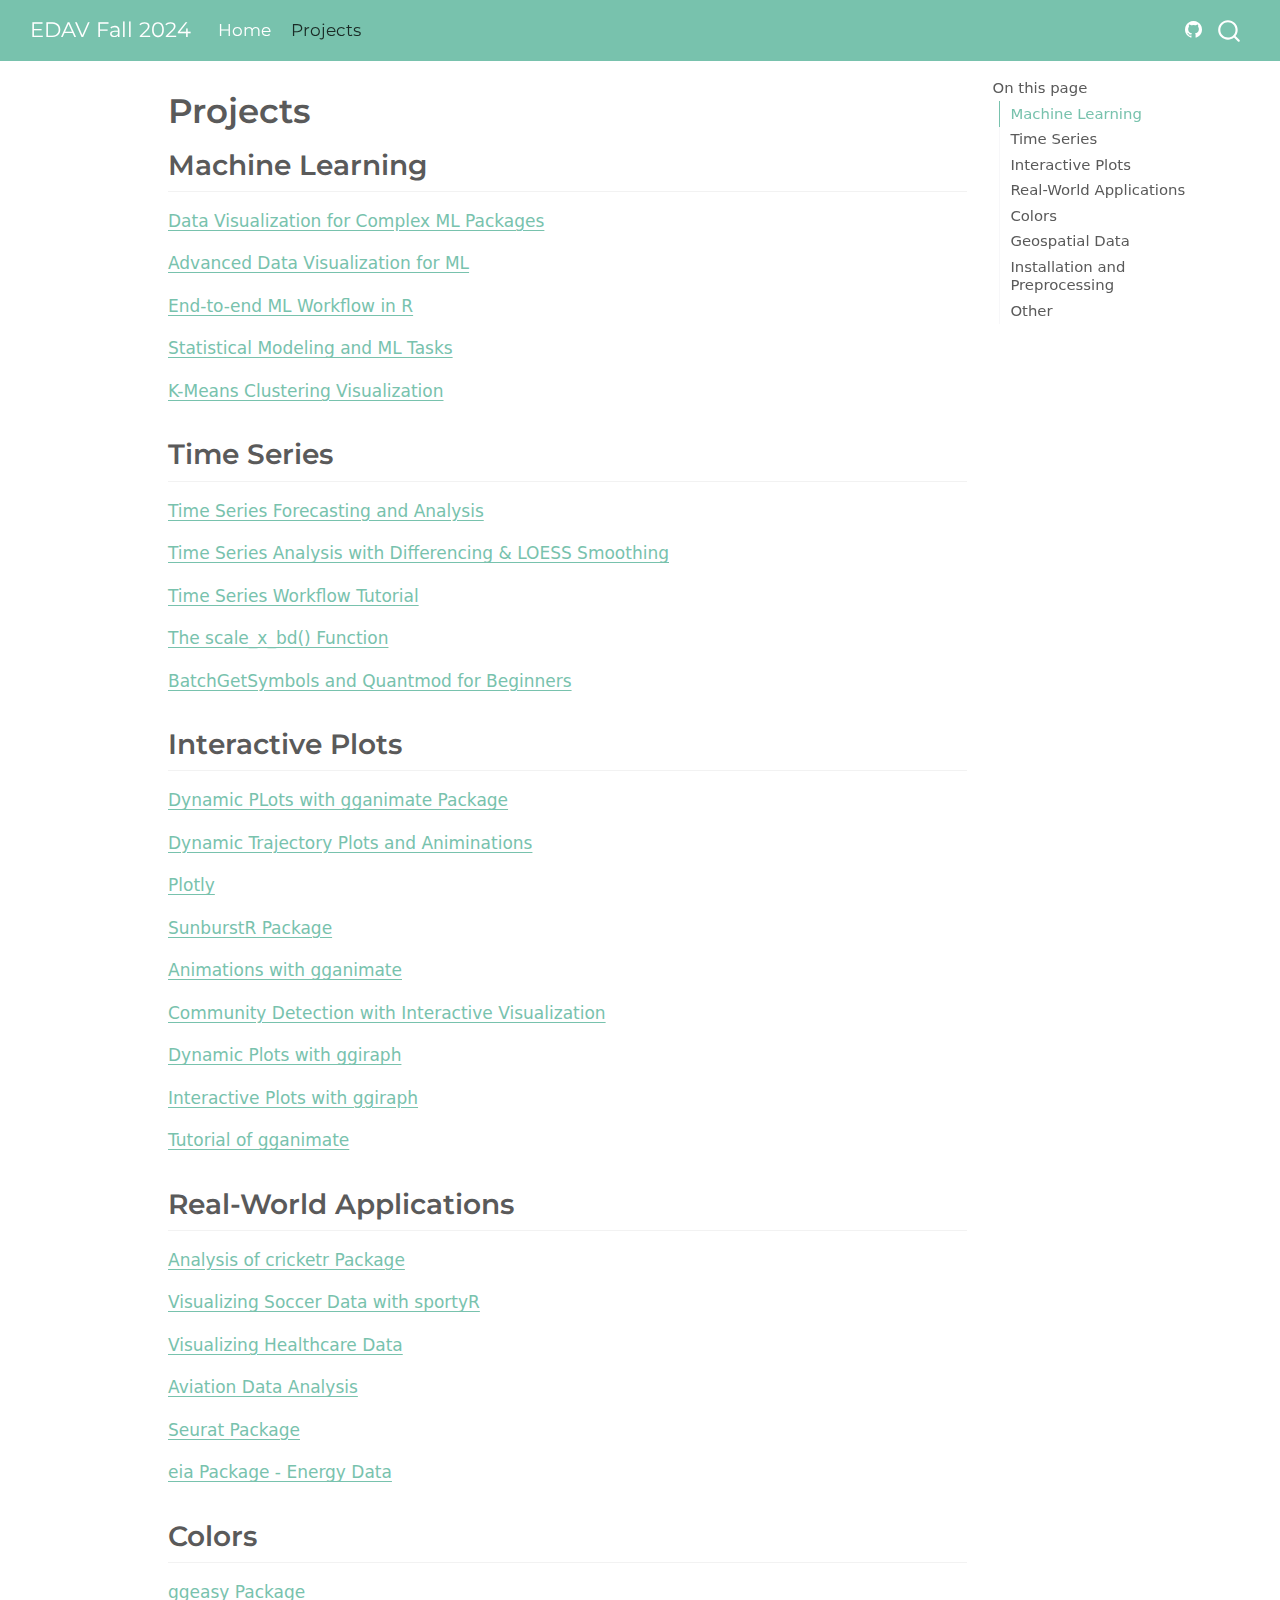
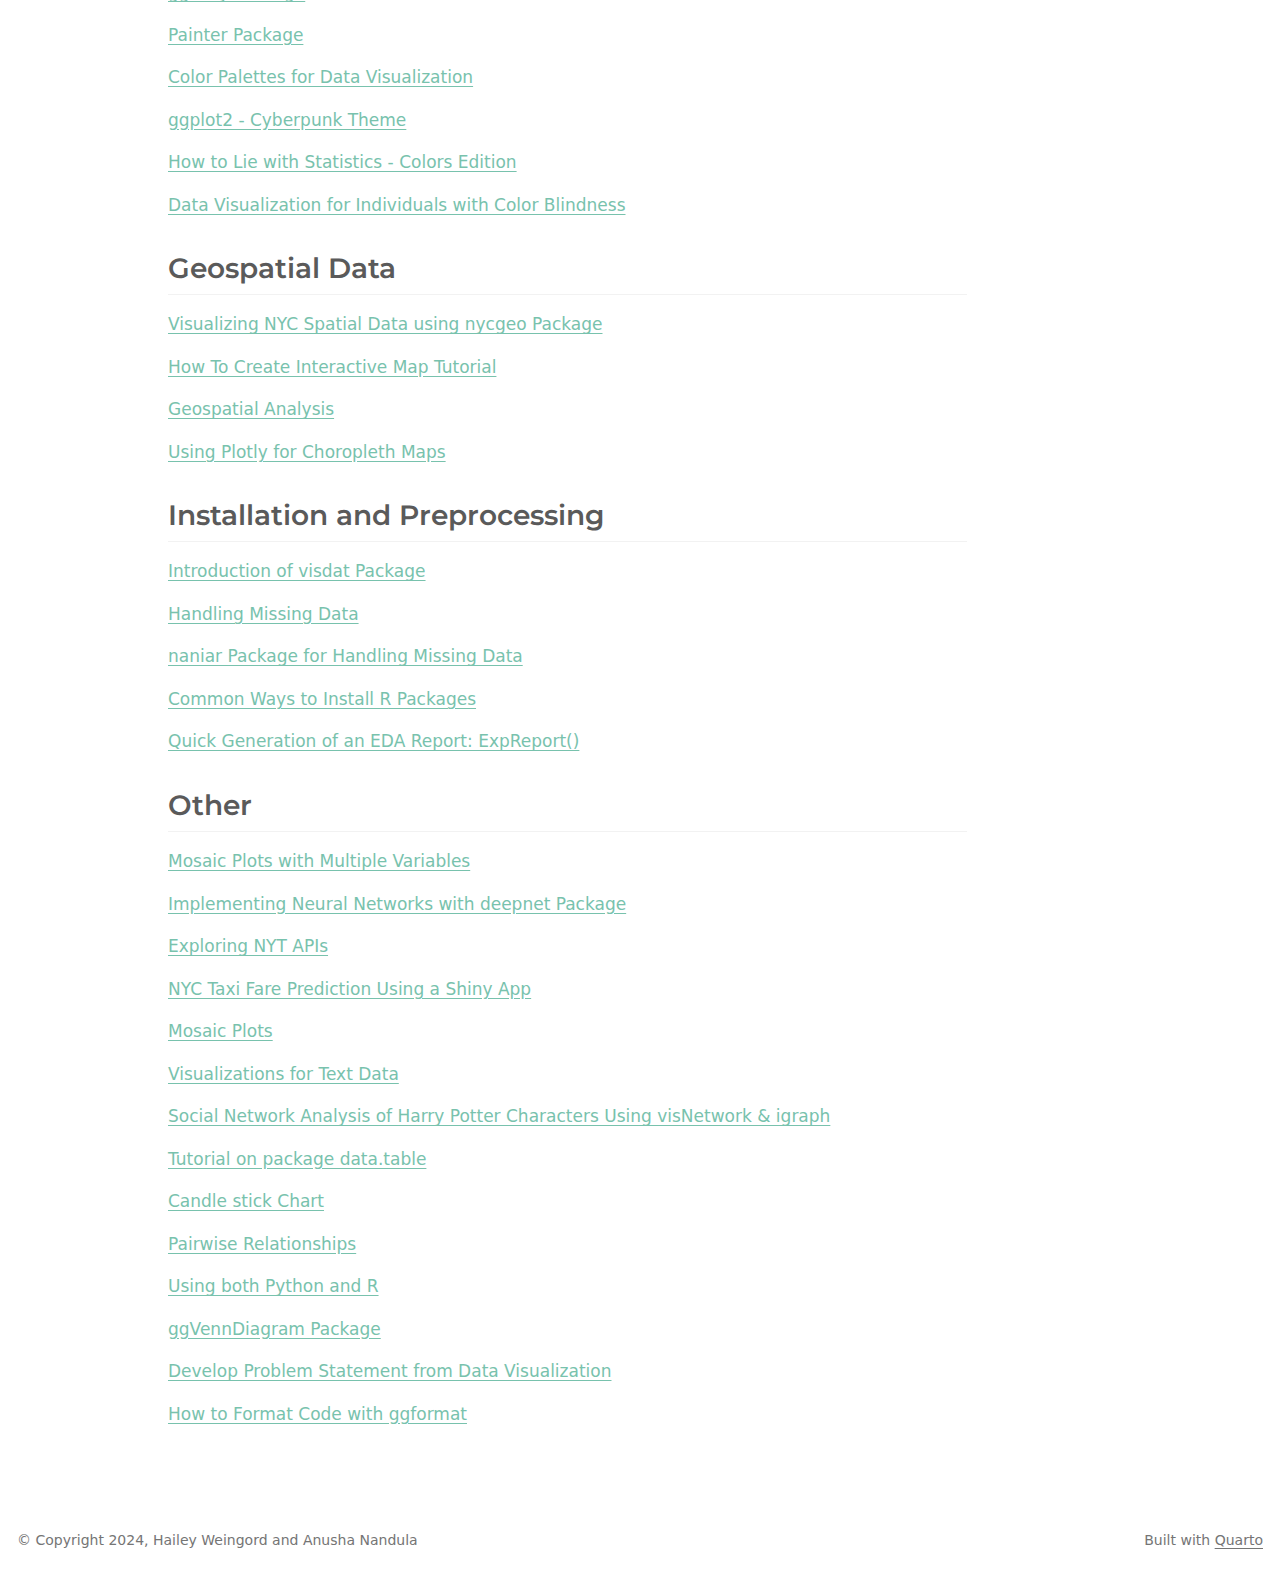
<file: docs/projects.html>
<!DOCTYPE html>
<html xmlns="http://www.w3.org/1999/xhtml" lang="en" xml:lang="en"><head>

<meta charset="utf-8">
<meta name="generator" content="quarto-1.4.555">

<meta name="viewport" content="width=device-width, initial-scale=1.0, user-scalable=yes">


<title>EDAV Fall 2024 - Projects</title>
<style>
code{white-space: pre-wrap;}
span.smallcaps{font-variant: small-caps;}
div.columns{display: flex; gap: min(4vw, 1.5em);}
div.column{flex: auto; overflow-x: auto;}
div.hanging-indent{margin-left: 1.5em; text-indent: -1.5em;}
ul.task-list{list-style: none;}
ul.task-list li input[type="checkbox"] {
  width: 0.8em;
  margin: 0 0.8em 0.2em -1em; /* quarto-specific, see https://github.com/quarto-dev/quarto-cli/issues/4556 */ 
  vertical-align: middle;
}
</style>


<script src="site_libs/quarto-nav/quarto-nav.js"></script>
<script src="site_libs/quarto-nav/headroom.min.js"></script>
<script src="site_libs/clipboard/clipboard.min.js"></script>
<script src="site_libs/quarto-search/autocomplete.umd.js"></script>
<script src="site_libs/quarto-search/fuse.min.js"></script>
<script src="site_libs/quarto-search/quarto-search.js"></script>
<meta name="quarto:offset" content="./">
<script src="site_libs/quarto-html/quarto.js"></script>
<script src="site_libs/quarto-html/popper.min.js"></script>
<script src="site_libs/quarto-html/tippy.umd.min.js"></script>
<script src="site_libs/quarto-html/anchor.min.js"></script>
<link href="site_libs/quarto-html/tippy.css" rel="stylesheet">
<link href="site_libs/quarto-html/quarto-syntax-highlighting.css" rel="stylesheet" id="quarto-text-highlighting-styles">
<script src="site_libs/bootstrap/bootstrap.min.js"></script>
<link href="site_libs/bootstrap/bootstrap-icons.css" rel="stylesheet">
<link href="site_libs/bootstrap/bootstrap.min.css" rel="stylesheet" id="quarto-bootstrap" data-mode="light">
<script id="quarto-search-options" type="application/json">{
  "location": "navbar",
  "copy-button": false,
  "collapse-after": 3,
  "panel-placement": "end",
  "type": "overlay",
  "limit": 50,
  "keyboard-shortcut": [
    "f",
    "/",
    "s"
  ],
  "show-item-context": false,
  "language": {
    "search-no-results-text": "No results",
    "search-matching-documents-text": "matching documents",
    "search-copy-link-title": "Copy link to search",
    "search-hide-matches-text": "Hide additional matches",
    "search-more-match-text": "more match in this document",
    "search-more-matches-text": "more matches in this document",
    "search-clear-button-title": "Clear",
    "search-text-placeholder": "",
    "search-detached-cancel-button-title": "Cancel",
    "search-submit-button-title": "Submit",
    "search-label": "Search"
  }
}</script>


</head>

<body class="nav-fixed">

<div id="quarto-search-results"></div>
  <header id="quarto-header" class="headroom fixed-top">
    <nav class="navbar navbar-expand-lg " data-bs-theme="dark">
      <div class="navbar-container container-fluid">
      <div class="navbar-brand-container mx-auto">
    <a class="navbar-brand" href="./index.html">
    <span class="navbar-title">EDAV Fall 2024</span>
    </a>
  </div>
            <div id="quarto-search" class="" title="Search"></div>
          <button class="navbar-toggler" type="button" data-bs-toggle="collapse" data-bs-target="#navbarCollapse" aria-controls="navbarCollapse" aria-expanded="false" aria-label="Toggle navigation" onclick="if (window.quartoToggleHeadroom) { window.quartoToggleHeadroom(); }">
  <span class="navbar-toggler-icon"></span>
</button>
          <div class="collapse navbar-collapse" id="navbarCollapse">
            <ul class="navbar-nav navbar-nav-scroll me-auto">
  <li class="nav-item">
    <a class="nav-link" href="./index.html"> 
<span class="menu-text">Home</span></a>
  </li>  
  <li class="nav-item">
    <a class="nav-link active" href="./projects.html" aria-current="page"> 
<span class="menu-text">Projects</span></a>
  </li>  
</ul>
          </div> <!-- /navcollapse -->
          <div class="quarto-navbar-tools">
    <a href="https://github.com/jtr13/cc24tt" title="" class="quarto-navigation-tool px-1" aria-label=""><i class="bi bi-github"></i></a>
</div>
      </div> <!-- /container-fluid -->
    </nav>
</header>
<!-- content -->
<div id="quarto-content" class="quarto-container page-columns page-rows-contents page-layout-article page-navbar">
<!-- sidebar -->
<!-- margin-sidebar -->
    <div id="quarto-margin-sidebar" class="sidebar margin-sidebar">
        <nav id="TOC" role="doc-toc" class="toc-active">
    <h2 id="toc-title">On this page</h2>
   
  <ul>
  <li><a href="#machine-learning" id="toc-machine-learning" class="nav-link active" data-scroll-target="#machine-learning">Machine Learning</a></li>
  <li><a href="#time-series" id="toc-time-series" class="nav-link" data-scroll-target="#time-series">Time Series</a></li>
  <li><a href="#interactive-plots" id="toc-interactive-plots" class="nav-link" data-scroll-target="#interactive-plots">Interactive Plots</a></li>
  <li><a href="#real-world-applications" id="toc-real-world-applications" class="nav-link" data-scroll-target="#real-world-applications">Real-World Applications</a></li>
  <li><a href="#colors" id="toc-colors" class="nav-link" data-scroll-target="#colors">Colors</a></li>
  <li><a href="#geospatial-data" id="toc-geospatial-data" class="nav-link" data-scroll-target="#geospatial-data">Geospatial Data</a></li>
  <li><a href="#installation-and-preprocessing" id="toc-installation-and-preprocessing" class="nav-link" data-scroll-target="#installation-and-preprocessing">Installation and Preprocessing</a></li>
  <li><a href="#other" id="toc-other" class="nav-link" data-scroll-target="#other">Other</a></li>
  </ul>
</nav>
    </div>
<!-- main -->
<main class="content" id="quarto-document-content">

<header id="title-block-header" class="quarto-title-block default">
<div class="quarto-title">
<h1 class="title">Projects</h1>
</div>



<div class="quarto-title-meta">

    
  
    
  </div>
  


</header>


<section id="machine-learning" class="level2">
<h2 class="anchored" data-anchor-id="machine-learning">Machine Learning</h2>
<p><a href="https://youtu.be/EBd--bt9598">Data Visualization for Complex ML Packages</a></p>
<p><a href="https://youtu.be/7iq81__dgno">Advanced Data Visualization for ML</a></p>
<p><a href="https://youtu.be/Wp04i-YgADM">End-to-end ML Workflow in R</a></p>
<p><a href="https://youtu.be/8eDR2k8Qo5k">Statistical Modeling and ML Tasks</a></p>
<p><a href="https://youtu.be/wjCz52U6smo">K-Means Clustering Visualization</a></p>
</section>
<section id="time-series" class="level2">
<h2 class="anchored" data-anchor-id="time-series">Time Series</h2>
<p><a href="https://www.youtube.com/watch?v=Y62JWEVG5Ek">Time Series Forecasting and Analysis</a></p>
<p><a href="https://youtu.be/26_NHo6Db8s">Time Series Analysis with Differencing &amp; LOESS Smoothing</a></p>
<p><a href="https://www.youtube.com/watch?v=Tp2NYxbrPjw">Time Series Workflow Tutorial</a></p>
<p><a href="https://www.youtube.com/watch?v=rUO-_lZ0E-Y">The scale_x_bd() Function</a></p>
<p><a href="https://www.youtube.com/watch?v=r63ewpdRwa8">BatchGetSymbols and Quantmod for Beginners</a></p>
</section>
<section id="interactive-plots" class="level2">
<h2 class="anchored" data-anchor-id="interactive-plots">Interactive Plots</h2>
<p><a href="https://youtu.be/ZrOJgP4DpHQ">Dynamic PLots with gganimate Package</a></p>
<p><a href="https://www.youtube.com/watch?v=GBaq2mwyJ6w">Dynamic Trajectory Plots and Animinations</a></p>
<p><a href="https://youtu.be/eDcy8FDOBFo">Plotly</a></p>
<p><a href="https://youtu.be/9Nm0Jkdom5c">SunburstR Package</a></p>
<p><a href="https://youtu.be/zI-Jk2HrgmA">Animations with gganimate</a></p>
<p><a href="https://www.youtube.com/watch?v=vLeD_lFopLQ">Community Detection with Interactive Visualization</a></p>
<p><a href="https://youtu.be/QpNqfKTLllM">Dynamic Plots with ggiraph</a></p>
<p><a href="https://youtu.be/RqiXANq9lVk">Interactive Plots with ggiraph</a></p>
<p><a href="https://youtu.be/2LGbjRGNsek">Tutorial of gganimate</a></p>
</section>
<section id="real-world-applications" class="level2">
<h2 class="anchored" data-anchor-id="real-world-applications">Real-World Applications</h2>
<p><a href="https://youtu.be/QkQ3HA_hesc">Analysis of cricketr Package</a></p>
<p><a href="https://youtu.be/eRBKoSGxuao">Visualizing Soccer Data with sportyR</a></p>
<p><a href="https://www.youtube.com/@RamonCiutadPerez">Visualizing Healthcare Data</a></p>
<p><a href="https://youtu.be/vy06h_f_Sk8">Aviation Data Analysis</a></p>
<p><a href="https://youtu.be/KUuCtoODXsE">Seurat Package</a></p>
<p><a href="https://www.youtube.com/watch?v=SekYp6lYtZs">eia Package - Energy Data</a></p>
</section>
<section id="colors" class="level2">
<h2 class="anchored" data-anchor-id="colors">Colors</h2>
<p><a href="https://youtu.be/Fe4J7t0pooE">ggeasy Package</a></p>
<p><a href="https://www.youtube.com/watch?v=Lw3P8rJvSGA">Painter Package</a></p>
<p><a href="https://youtu.be/BKMKCMKe1yE">Color Palettes for Data Visualization</a></p>
<p><a href="https://youtu.be/L8xnZ-rPgwg?si=J13v0wIAuB2lZJYD">ggplot2 - Cyberpunk Theme</a></p>
<p><a href="https://youtu.be/tVE_dHMYU0U">How to Lie with Statistics - Colors Edition</a></p>
<p><a href="https://youtu.be/JzD8F0ucCOI">Data Visualization for Individuals with Color Blindness</a></p>
</section>
<section id="geospatial-data" class="level2">
<h2 class="anchored" data-anchor-id="geospatial-data">Geospatial Data</h2>
<p><a href="https://youtu.be/IBWy4g6BVa8">Visualizing NYC Spatial Data using nycgeo Package</a></p>
<p><a href="https://youtu.be/cfxSvEAa1w0">How To Create Interactive Map Tutorial</a></p>
<p><a href="https://youtu.be/FVubOvHy9-k?feature=shared">Geospatial Analysis</a></p>
<p><a href="https://www.youtube.com/watch?v=8vxjZlrUJt0">Using Plotly for Choropleth Maps</a></p>
</section>
<section id="installation-and-preprocessing" class="level2">
<h2 class="anchored" data-anchor-id="installation-and-preprocessing">Installation and Preprocessing</h2>
<p><a href="https://youtu.be/NZA0k11vHO8">Introduction of visdat Package</a></p>
<p><a href="https://youtu.be/8Bw_YV86vvs?si=3fSScuPFpxi7mxks">Handling Missing Data</a></p>
<p><a href="https://youtu.be/h5Yx3F1HO4M">naniar Package for Handling Missing Data</a></p>
<p><a href="https://www.youtube.com/watch?v=cP7KpGvCM1U">Common Ways to Install R Packages</a></p>
<p><a href="https://youtu.be/GiG7TiiPP2Q">Quick Generation of an EDA Report: ExpReport()</a></p>
</section>
<section id="other" class="level2">
<h2 class="anchored" data-anchor-id="other">Other</h2>
<p><a href="https://www.youtube.com/watch?v=f2EO7fe-SW4">Mosaic Plots with Multiple Variables</a></p>
<p><a href="https://www.youtube.com/watch?v=3YZDeFBF388">Implementing Neural Networks with deepnet Package</a></p>
<p><a href="https://youtu.be/Y2VEh6Sm2DM">Exploring NYT APIs</a></p>
<p><a href="https://youtu.be/KruI6i_2N84">NYC Taxi Fare Prediction Using a Shiny App</a></p>
<p><a href="https://www.youtube.com/watch?v=pnkbf_5sju4">Mosaic Plots</a></p>
<p><a href="https://www.youtube.com/watch?v=8IyKcy501DQ">Visualizations for Text Data</a></p>
<p><a href="https://www.youtube.com/watch?v=2KaArTX6E9s">Social Network Analysis of Harry Potter Characters Using visNetwork &amp; igraph</a></p>
<p><a href="https://www.youtube.com/watch?v=k79OvRtJz1Q">Tutorial on package data.table</a></p>
<p><a href="https://youtu.be/u3GCDnK5I0Y">Candle stick Chart</a></p>
<p><a href="https://youtu.be/9dpovZDz4qo?si=S5j_OweHru67scAq">Pairwise Relationships</a></p>
<p><a href="https://youtu.be/x8fKB5AX9Rc">Using both Python and R</a></p>
<p><a href="https://youtu.be/qG7zGDXU_Ts">ggVennDiagram Package</a></p>
<p><a href="https://youtu.be/LG2N0XOR27w">Develop Problem Statement from Data Visualization</a></p>
<p><a href="https://youtu.be/4xwWypdovzg">How to Format Code with ggformat</a></p>


</section>

</main> <!-- /main -->
<script id="quarto-html-after-body" type="application/javascript">
window.document.addEventListener("DOMContentLoaded", function (event) {
  const toggleBodyColorMode = (bsSheetEl) => {
    const mode = bsSheetEl.getAttribute("data-mode");
    const bodyEl = window.document.querySelector("body");
    if (mode === "dark") {
      bodyEl.classList.add("quarto-dark");
      bodyEl.classList.remove("quarto-light");
    } else {
      bodyEl.classList.add("quarto-light");
      bodyEl.classList.remove("quarto-dark");
    }
  }
  const toggleBodyColorPrimary = () => {
    const bsSheetEl = window.document.querySelector("link#quarto-bootstrap");
    if (bsSheetEl) {
      toggleBodyColorMode(bsSheetEl);
    }
  }
  toggleBodyColorPrimary();  
  const icon = "";
  const anchorJS = new window.AnchorJS();
  anchorJS.options = {
    placement: 'right',
    icon: icon
  };
  anchorJS.add('.anchored');
  const isCodeAnnotation = (el) => {
    for (const clz of el.classList) {
      if (clz.startsWith('code-annotation-')) {                     
        return true;
      }
    }
    return false;
  }
  const clipboard = new window.ClipboardJS('.code-copy-button', {
    text: function(trigger) {
      const codeEl = trigger.previousElementSibling.cloneNode(true);
      for (const childEl of codeEl.children) {
        if (isCodeAnnotation(childEl)) {
          childEl.remove();
        }
      }
      return codeEl.innerText;
    }
  });
  clipboard.on('success', function(e) {
    // button target
    const button = e.trigger;
    // don't keep focus
    button.blur();
    // flash "checked"
    button.classList.add('code-copy-button-checked');
    var currentTitle = button.getAttribute("title");
    button.setAttribute("title", "Copied!");
    let tooltip;
    if (window.bootstrap) {
      button.setAttribute("data-bs-toggle", "tooltip");
      button.setAttribute("data-bs-placement", "left");
      button.setAttribute("data-bs-title", "Copied!");
      tooltip = new bootstrap.Tooltip(button, 
        { trigger: "manual", 
          customClass: "code-copy-button-tooltip",
          offset: [0, -8]});
      tooltip.show();    
    }
    setTimeout(function() {
      if (tooltip) {
        tooltip.hide();
        button.removeAttribute("data-bs-title");
        button.removeAttribute("data-bs-toggle");
        button.removeAttribute("data-bs-placement");
      }
      button.setAttribute("title", currentTitle);
      button.classList.remove('code-copy-button-checked');
    }, 1000);
    // clear code selection
    e.clearSelection();
  });
    var localhostRegex = new RegExp(/^(?:http|https):\/\/localhost\:?[0-9]*\//);
    var mailtoRegex = new RegExp(/^mailto:/);
      var filterRegex = new RegExp('/' + window.location.host + '/');
    var isInternal = (href) => {
        return filterRegex.test(href) || localhostRegex.test(href) || mailtoRegex.test(href);
    }
    // Inspect non-navigation links and adorn them if external
 	var links = window.document.querySelectorAll('a[href]:not(.nav-link):not(.navbar-brand):not(.toc-action):not(.sidebar-link):not(.sidebar-item-toggle):not(.pagination-link):not(.no-external):not([aria-hidden]):not(.dropdown-item):not(.quarto-navigation-tool)');
    for (var i=0; i<links.length; i++) {
      const link = links[i];
      if (!isInternal(link.href)) {
        // undo the damage that might have been done by quarto-nav.js in the case of
        // links that we want to consider external
        if (link.dataset.originalHref !== undefined) {
          link.href = link.dataset.originalHref;
        }
      }
    }
  function tippyHover(el, contentFn, onTriggerFn, onUntriggerFn) {
    const config = {
      allowHTML: true,
      maxWidth: 500,
      delay: 100,
      arrow: false,
      appendTo: function(el) {
          return el.parentElement;
      },
      interactive: true,
      interactiveBorder: 10,
      theme: 'quarto',
      placement: 'bottom-start',
    };
    if (contentFn) {
      config.content = contentFn;
    }
    if (onTriggerFn) {
      config.onTrigger = onTriggerFn;
    }
    if (onUntriggerFn) {
      config.onUntrigger = onUntriggerFn;
    }
    window.tippy(el, config); 
  }
  const noterefs = window.document.querySelectorAll('a[role="doc-noteref"]');
  for (var i=0; i<noterefs.length; i++) {
    const ref = noterefs[i];
    tippyHover(ref, function() {
      // use id or data attribute instead here
      let href = ref.getAttribute('data-footnote-href') || ref.getAttribute('href');
      try { href = new URL(href).hash; } catch {}
      const id = href.replace(/^#\/?/, "");
      const note = window.document.getElementById(id);
      if (note) {
        return note.innerHTML;
      } else {
        return "";
      }
    });
  }
  const xrefs = window.document.querySelectorAll('a.quarto-xref');
  const processXRef = (id, note) => {
    // Strip column container classes
    const stripColumnClz = (el) => {
      el.classList.remove("page-full", "page-columns");
      if (el.children) {
        for (const child of el.children) {
          stripColumnClz(child);
        }
      }
    }
    stripColumnClz(note)
    if (id === null || id.startsWith('sec-')) {
      // Special case sections, only their first couple elements
      const container = document.createElement("div");
      if (note.children && note.children.length > 2) {
        container.appendChild(note.children[0].cloneNode(true));
        for (let i = 1; i < note.children.length; i++) {
          const child = note.children[i];
          if (child.tagName === "P" && child.innerText === "") {
            continue;
          } else {
            container.appendChild(child.cloneNode(true));
            break;
          }
        }
        if (window.Quarto?.typesetMath) {
          window.Quarto.typesetMath(container);
        }
        return container.innerHTML
      } else {
        if (window.Quarto?.typesetMath) {
          window.Quarto.typesetMath(note);
        }
        return note.innerHTML;
      }
    } else {
      // Remove any anchor links if they are present
      const anchorLink = note.querySelector('a.anchorjs-link');
      if (anchorLink) {
        anchorLink.remove();
      }
      if (window.Quarto?.typesetMath) {
        window.Quarto.typesetMath(note);
      }
      // TODO in 1.5, we should make sure this works without a callout special case
      if (note.classList.contains("callout")) {
        return note.outerHTML;
      } else {
        return note.innerHTML;
      }
    }
  }
  for (var i=0; i<xrefs.length; i++) {
    const xref = xrefs[i];
    tippyHover(xref, undefined, function(instance) {
      instance.disable();
      let url = xref.getAttribute('href');
      let hash = undefined; 
      if (url.startsWith('#')) {
        hash = url;
      } else {
        try { hash = new URL(url).hash; } catch {}
      }
      if (hash) {
        const id = hash.replace(/^#\/?/, "");
        const note = window.document.getElementById(id);
        if (note !== null) {
          try {
            const html = processXRef(id, note.cloneNode(true));
            instance.setContent(html);
          } finally {
            instance.enable();
            instance.show();
          }
        } else {
          // See if we can fetch this
          fetch(url.split('#')[0])
          .then(res => res.text())
          .then(html => {
            const parser = new DOMParser();
            const htmlDoc = parser.parseFromString(html, "text/html");
            const note = htmlDoc.getElementById(id);
            if (note !== null) {
              const html = processXRef(id, note);
              instance.setContent(html);
            } 
          }).finally(() => {
            instance.enable();
            instance.show();
          });
        }
      } else {
        // See if we can fetch a full url (with no hash to target)
        // This is a special case and we should probably do some content thinning / targeting
        fetch(url)
        .then(res => res.text())
        .then(html => {
          const parser = new DOMParser();
          const htmlDoc = parser.parseFromString(html, "text/html");
          const note = htmlDoc.querySelector('main.content');
          if (note !== null) {
            // This should only happen for chapter cross references
            // (since there is no id in the URL)
            // remove the first header
            if (note.children.length > 0 && note.children[0].tagName === "HEADER") {
              note.children[0].remove();
            }
            const html = processXRef(null, note);
            instance.setContent(html);
          } 
        }).finally(() => {
          instance.enable();
          instance.show();
        });
      }
    }, function(instance) {
    });
  }
      let selectedAnnoteEl;
      const selectorForAnnotation = ( cell, annotation) => {
        let cellAttr = 'data-code-cell="' + cell + '"';
        let lineAttr = 'data-code-annotation="' +  annotation + '"';
        const selector = 'span[' + cellAttr + '][' + lineAttr + ']';
        return selector;
      }
      const selectCodeLines = (annoteEl) => {
        const doc = window.document;
        const targetCell = annoteEl.getAttribute("data-target-cell");
        const targetAnnotation = annoteEl.getAttribute("data-target-annotation");
        const annoteSpan = window.document.querySelector(selectorForAnnotation(targetCell, targetAnnotation));
        const lines = annoteSpan.getAttribute("data-code-lines").split(",");
        const lineIds = lines.map((line) => {
          return targetCell + "-" + line;
        })
        let top = null;
        let height = null;
        let parent = null;
        if (lineIds.length > 0) {
            //compute the position of the single el (top and bottom and make a div)
            const el = window.document.getElementById(lineIds[0]);
            top = el.offsetTop;
            height = el.offsetHeight;
            parent = el.parentElement.parentElement;
          if (lineIds.length > 1) {
            const lastEl = window.document.getElementById(lineIds[lineIds.length - 1]);
            const bottom = lastEl.offsetTop + lastEl.offsetHeight;
            height = bottom - top;
          }
          if (top !== null && height !== null && parent !== null) {
            // cook up a div (if necessary) and position it 
            let div = window.document.getElementById("code-annotation-line-highlight");
            if (div === null) {
              div = window.document.createElement("div");
              div.setAttribute("id", "code-annotation-line-highlight");
              div.style.position = 'absolute';
              parent.appendChild(div);
            }
            div.style.top = top - 2 + "px";
            div.style.height = height + 4 + "px";
            div.style.left = 0;
            let gutterDiv = window.document.getElementById("code-annotation-line-highlight-gutter");
            if (gutterDiv === null) {
              gutterDiv = window.document.createElement("div");
              gutterDiv.setAttribute("id", "code-annotation-line-highlight-gutter");
              gutterDiv.style.position = 'absolute';
              const codeCell = window.document.getElementById(targetCell);
              const gutter = codeCell.querySelector('.code-annotation-gutter');
              gutter.appendChild(gutterDiv);
            }
            gutterDiv.style.top = top - 2 + "px";
            gutterDiv.style.height = height + 4 + "px";
          }
          selectedAnnoteEl = annoteEl;
        }
      };
      const unselectCodeLines = () => {
        const elementsIds = ["code-annotation-line-highlight", "code-annotation-line-highlight-gutter"];
        elementsIds.forEach((elId) => {
          const div = window.document.getElementById(elId);
          if (div) {
            div.remove();
          }
        });
        selectedAnnoteEl = undefined;
      };
        // Handle positioning of the toggle
    window.addEventListener(
      "resize",
      throttle(() => {
        elRect = undefined;
        if (selectedAnnoteEl) {
          selectCodeLines(selectedAnnoteEl);
        }
      }, 10)
    );
    function throttle(fn, ms) {
    let throttle = false;
    let timer;
      return (...args) => {
        if(!throttle) { // first call gets through
            fn.apply(this, args);
            throttle = true;
        } else { // all the others get throttled
            if(timer) clearTimeout(timer); // cancel #2
            timer = setTimeout(() => {
              fn.apply(this, args);
              timer = throttle = false;
            }, ms);
        }
      };
    }
      // Attach click handler to the DT
      const annoteDls = window.document.querySelectorAll('dt[data-target-cell]');
      for (const annoteDlNode of annoteDls) {
        annoteDlNode.addEventListener('click', (event) => {
          const clickedEl = event.target;
          if (clickedEl !== selectedAnnoteEl) {
            unselectCodeLines();
            const activeEl = window.document.querySelector('dt[data-target-cell].code-annotation-active');
            if (activeEl) {
              activeEl.classList.remove('code-annotation-active');
            }
            selectCodeLines(clickedEl);
            clickedEl.classList.add('code-annotation-active');
          } else {
            // Unselect the line
            unselectCodeLines();
            clickedEl.classList.remove('code-annotation-active');
          }
        });
      }
  const findCites = (el) => {
    const parentEl = el.parentElement;
    if (parentEl) {
      const cites = parentEl.dataset.cites;
      if (cites) {
        return {
          el,
          cites: cites.split(' ')
        };
      } else {
        return findCites(el.parentElement)
      }
    } else {
      return undefined;
    }
  };
  var bibliorefs = window.document.querySelectorAll('a[role="doc-biblioref"]');
  for (var i=0; i<bibliorefs.length; i++) {
    const ref = bibliorefs[i];
    const citeInfo = findCites(ref);
    if (citeInfo) {
      tippyHover(citeInfo.el, function() {
        var popup = window.document.createElement('div');
        citeInfo.cites.forEach(function(cite) {
          var citeDiv = window.document.createElement('div');
          citeDiv.classList.add('hanging-indent');
          citeDiv.classList.add('csl-entry');
          var biblioDiv = window.document.getElementById('ref-' + cite);
          if (biblioDiv) {
            citeDiv.innerHTML = biblioDiv.innerHTML;
          }
          popup.appendChild(citeDiv);
        });
        return popup.innerHTML;
      });
    }
  }
});
</script>
</div> <!-- /content -->
<footer class="footer">
  <div class="nav-footer">
    <div class="nav-footer-left">
<p>© Copyright 2024, Hailey Weingord and Anusha Nandula</p>
</div>   
    <div class="nav-footer-center">
      &nbsp;
    </div>
    <div class="nav-footer-right">
<p>Built with <a href="https://quarto.org/">Quarto</a></p>
</div>
  </div>
</footer>




</body></html>
</file>
<file: docs/site_libs/quarto-html/tippy.css>
.tippy-box[data-animation=fade][data-state=hidden]{opacity:0}[data-tippy-root]{max-width:calc(100vw - 10px)}.tippy-box{position:relative;background-color:#333;color:#fff;border-radius:4px;font-size:14px;line-height:1.4;white-space:normal;outline:0;transition-property:transform,visibility,opacity}.tippy-box[data-placement^=top]>.tippy-arrow{bottom:0}.tippy-box[data-placement^=top]>.tippy-arrow:before{bottom:-7px;left:0;border-width:8px 8px 0;border-top-color:initial;transform-origin:center top}.tippy-box[data-placement^=bottom]>.tippy-arrow{top:0}.tippy-box[data-placement^=bottom]>.tippy-arrow:before{top:-7px;left:0;border-width:0 8px 8px;border-bottom-color:initial;transform-origin:center bottom}.tippy-box[data-placement^=left]>.tippy-arrow{right:0}.tippy-box[data-placement^=left]>.tippy-arrow:before{border-width:8px 0 8px 8px;border-left-color:initial;right:-7px;transform-origin:center left}.tippy-box[data-placement^=right]>.tippy-arrow{left:0}.tippy-box[data-placement^=right]>.tippy-arrow:before{left:-7px;border-width:8px 8px 8px 0;border-right-color:initial;transform-origin:center right}.tippy-box[data-inertia][data-state=visible]{transition-timing-function:cubic-bezier(.54,1.5,.38,1.11)}.tippy-arrow{width:16px;height:16px;color:#333}.tippy-arrow:before{content:"";position:absolute;border-color:transparent;border-style:solid}.tippy-content{position:relative;padding:5px 9px;z-index:1}
</file>
<file: docs/site_libs/quarto-html/quarto-syntax-highlighting.css>
/* quarto syntax highlight colors */
:root {
  --quarto-hl-ot-color: #003B4F;
  --quarto-hl-at-color: #657422;
  --quarto-hl-ss-color: #20794D;
  --quarto-hl-an-color: #5E5E5E;
  --quarto-hl-fu-color: #4758AB;
  --quarto-hl-st-color: #20794D;
  --quarto-hl-cf-color: #003B4F;
  --quarto-hl-op-color: #5E5E5E;
  --quarto-hl-er-color: #AD0000;
  --quarto-hl-bn-color: #AD0000;
  --quarto-hl-al-color: #AD0000;
  --quarto-hl-va-color: #111111;
  --quarto-hl-bu-color: inherit;
  --quarto-hl-ex-color: inherit;
  --quarto-hl-pp-color: #AD0000;
  --quarto-hl-in-color: #5E5E5E;
  --quarto-hl-vs-color: #20794D;
  --quarto-hl-wa-color: #5E5E5E;
  --quarto-hl-do-color: #5E5E5E;
  --quarto-hl-im-color: #00769E;
  --quarto-hl-ch-color: #20794D;
  --quarto-hl-dt-color: #AD0000;
  --quarto-hl-fl-color: #AD0000;
  --quarto-hl-co-color: #5E5E5E;
  --quarto-hl-cv-color: #5E5E5E;
  --quarto-hl-cn-color: #8f5902;
  --quarto-hl-sc-color: #5E5E5E;
  --quarto-hl-dv-color: #AD0000;
  --quarto-hl-kw-color: #003B4F;
}

/* other quarto variables */
:root {
  --quarto-font-monospace: SFMono-Regular, Menlo, Monaco, Consolas, "Liberation Mono", "Courier New", monospace;
}

pre > code.sourceCode > span {
  color: #003B4F;
}

code span {
  color: #003B4F;
}

code.sourceCode > span {
  color: #003B4F;
}

div.sourceCode,
div.sourceCode pre.sourceCode {
  color: #003B4F;
}

code span.ot {
  color: #003B4F;
  font-style: inherit;
}

code span.at {
  color: #657422;
  font-style: inherit;
}

code span.ss {
  color: #20794D;
  font-style: inherit;
}

code span.an {
  color: #5E5E5E;
  font-style: inherit;
}

code span.fu {
  color: #4758AB;
  font-style: inherit;
}

code span.st {
  color: #20794D;
  font-style: inherit;
}

code span.cf {
  color: #003B4F;
  font-style: inherit;
}

code span.op {
  color: #5E5E5E;
  font-style: inherit;
}

code span.er {
  color: #AD0000;
  font-style: inherit;
}

code span.bn {
  color: #AD0000;
  font-style: inherit;
}

code span.al {
  color: #AD0000;
  font-style: inherit;
}

code span.va {
  color: #111111;
  font-style: inherit;
}

code span.bu {
  font-style: inherit;
}

code span.ex {
  font-style: inherit;
}

code span.pp {
  color: #AD0000;
  font-style: inherit;
}

code span.in {
  color: #5E5E5E;
  font-style: inherit;
}

code span.vs {
  color: #20794D;
  font-style: inherit;
}

code span.wa {
  color: #5E5E5E;
  font-style: italic;
}

code span.do {
  color: #5E5E5E;
  font-style: italic;
}

code span.im {
  color: #00769E;
  font-style: inherit;
}

code span.ch {
  color: #20794D;
  font-style: inherit;
}

code span.dt {
  color: #AD0000;
  font-style: inherit;
}

code span.fl {
  color: #AD0000;
  font-style: inherit;
}

code span.co {
  color: #5E5E5E;
  font-style: inherit;
}

code span.cv {
  color: #5E5E5E;
  font-style: italic;
}

code span.cn {
  color: #8f5902;
  font-style: inherit;
}

code span.sc {
  color: #5E5E5E;
  font-style: inherit;
}

code span.dv {
  color: #AD0000;
  font-style: inherit;
}

code span.kw {
  color: #003B4F;
  font-style: inherit;
}

.prevent-inlining {
  content: "</";
}

/*# sourceMappingURL=debc5d5d77c3f9108843748ff7464032.css.map */
</file>
